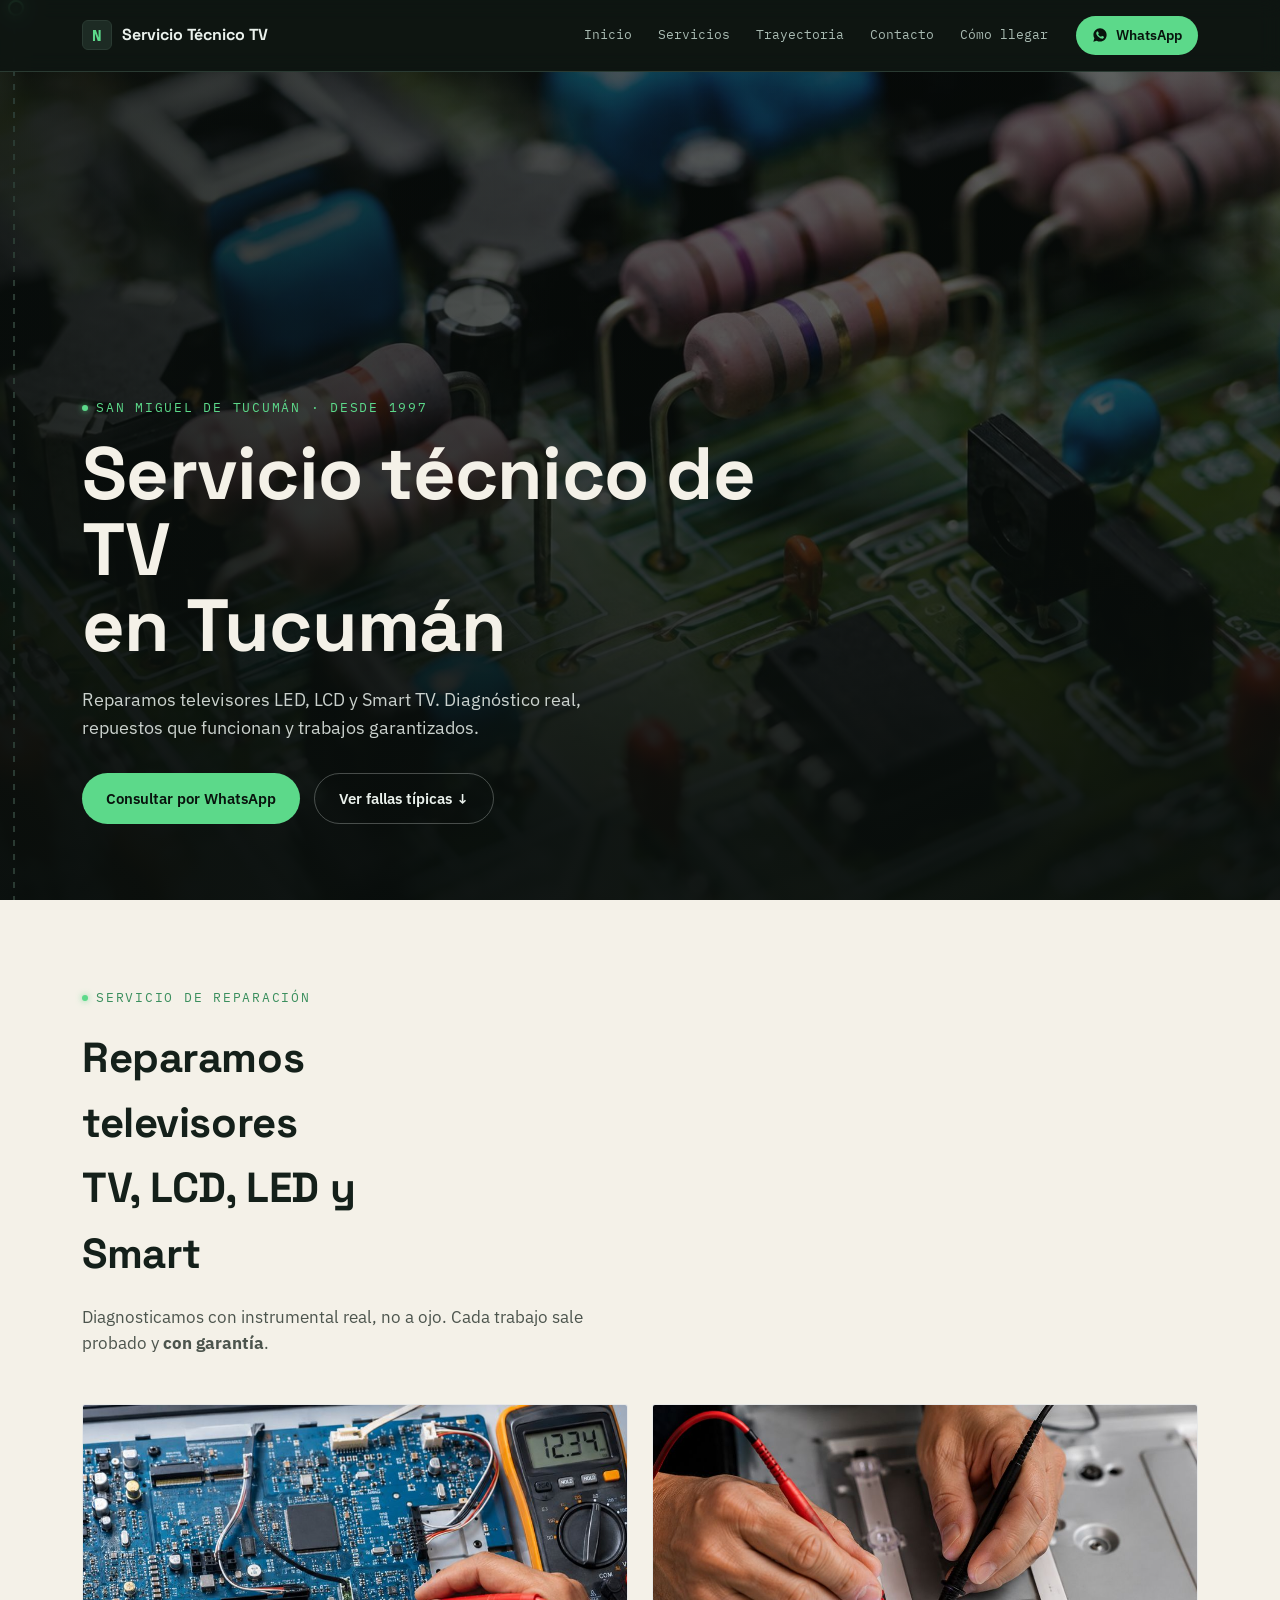
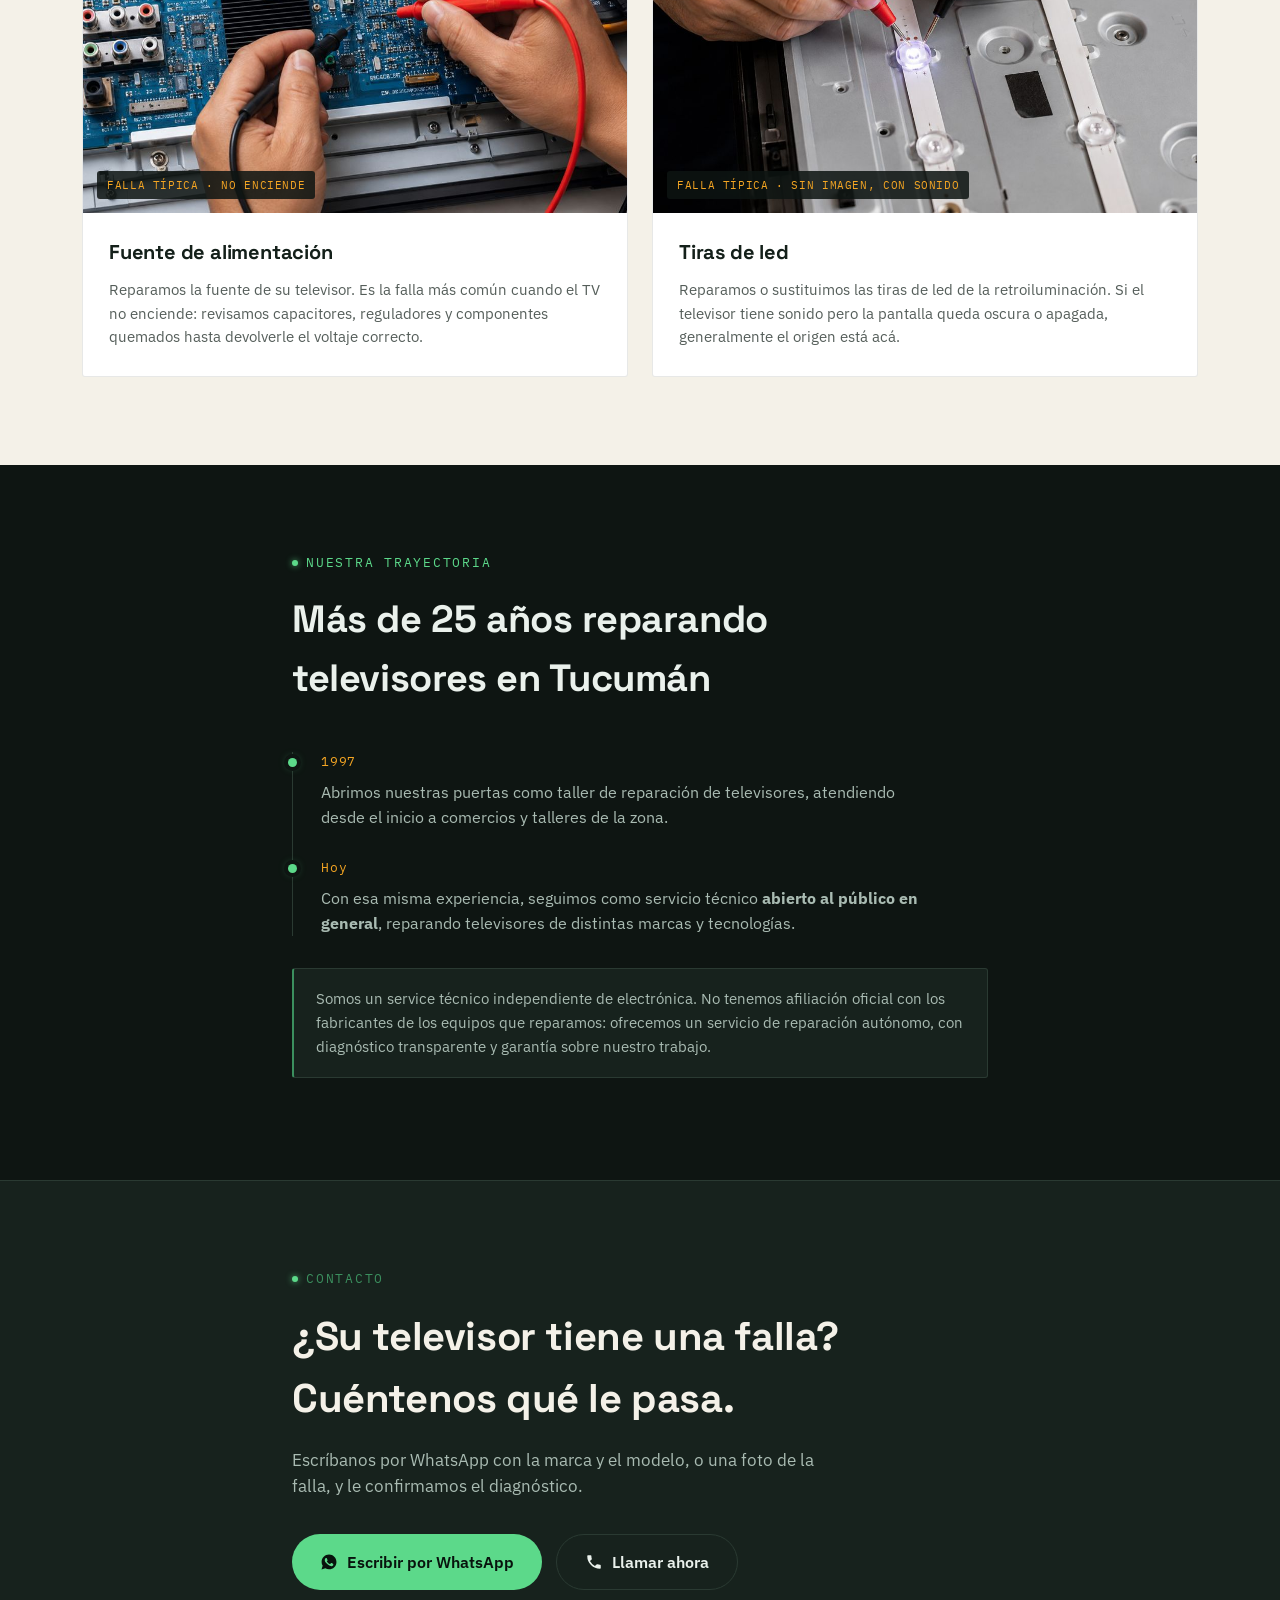
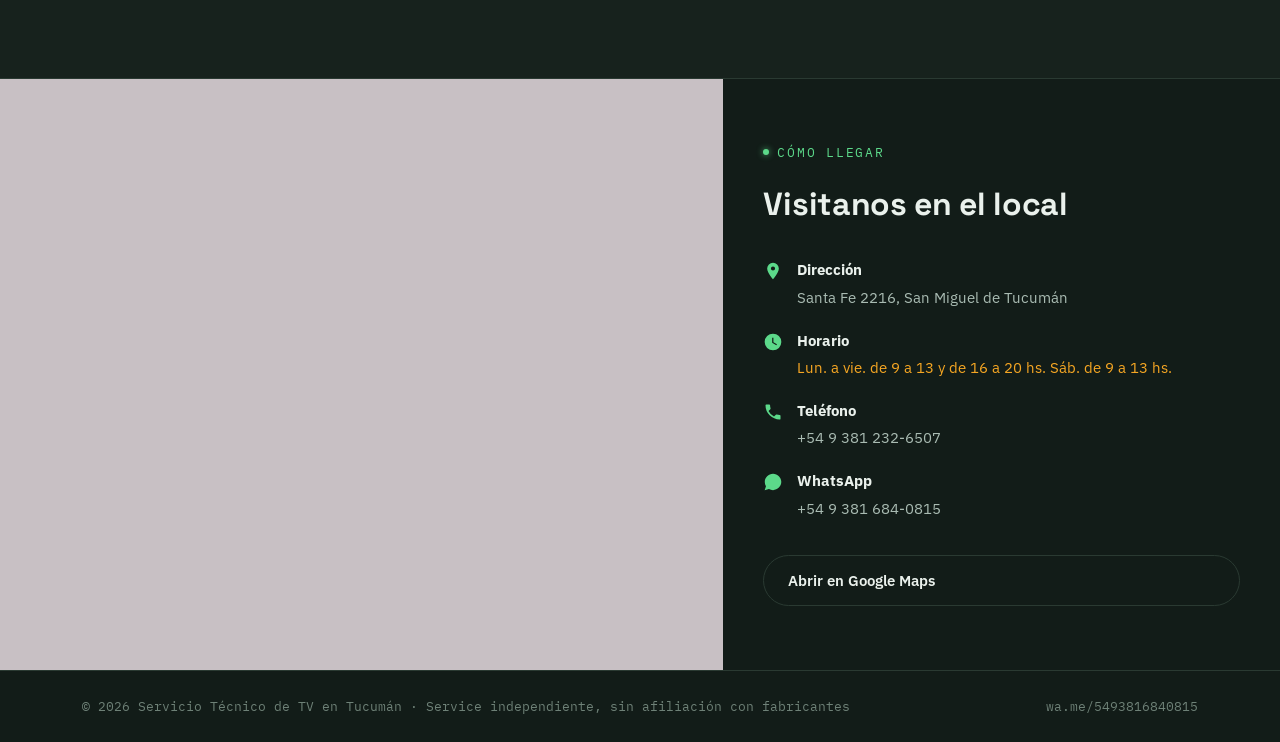
<file: index.html>
<!DOCTYPE html>
<html lang="es-AR">
<head>
<meta charset="UTF-8">
<meta name="viewport" content="width=device-width, initial-scale=1.0">
<title>Servicio Técnico de TV en Tucumán | Reparación de LED, LCD y Smart TV</title>
<meta name="description" content="Reparación de televisores LED, LCD y Smart TV en San Miguel de Tucumán. Fuentes, tiras de led, sin imagen, no enciende. Trabajos garantizados. Santa Fe 2216.">

<!-- Google Tag Manager -->
<script>(function(w,d,s,l,i){w[l]=w[l]||[];w[l].push({'gtm.start':
new Date().getTime(),event:'gtm.js'});var f=d.getElementsByTagName(s)[0],
j=d.createElement(s),dl=l!='dataLayer'?'&l='+l:'';j.async=true;j.src=
'https://www.googletagmanager.com/gtm.js?id='+i+dl;f.parentNode.insertBefore(j,f);
})(window,document,'script','dataLayer','GTM-KPNP9MBQ');</script>
<!-- End Google Tag Manager -->

<link rel="preconnect" href="https://fonts.googleapis.com">
<link rel="preconnect" href="https://fonts.gstatic.com" crossorigin>
<link href="https://fonts.googleapis.com/css2?family=Space+Grotesk:wght@500;600;700&family=IBM+Plex+Sans:wght@400;500;600&family=IBM+Plex+Mono:wght@400;500&display=swap" rel="stylesheet">
<link rel="stylesheet" href="style.css">
</head>
<body>

  <!-- Google Tag Manager (noscript) -->
<noscript><iframe src="https://www.googletagmanager.com/ns.html?id=GTM-KPNP9MBQ"
height="0" width="0" style="display:none;visibility:hidden"></iframe></noscript>
<!-- End Google Tag Manager (noscript) -->

<div class="trace-rail" aria-hidden="true"></div>

<header class="nav" id="top">
  <div class="nav__inner">
    <a href="#inicio" class="nav__brand">
      <span class="nav__brand-mark">N</span>
      <span class="nav__brand-text">Servicio Técnico&nbsp;TV</span>
    </a>
    <nav class="nav__links">
      <a href="#inicio">Inicio</a>
      <a href="#servicios">Servicios</a>
      <a href="#trayectoria">Trayectoria</a>
      <a href="#contacto">Contacto</a>
      <a href="#como-llegar">Cómo llegar</a>
    </nav>
    <a href="https://wa.me/5493816840815?text=Hola%2C%20quiero%20consultar%20por%20la%20reparaci%C3%B3n%20de%20mi%20televisor" class="nav__cta" target="_blank" rel="noopener">
      <svg viewBox="0 0 24 24" width="16" height="16" aria-hidden="true"><path fill="currentColor" d="M12.04 2C6.58 2 2.13 6.45 2.13 11.91c0 1.87.5 3.62 1.44 5.15L2 22l5.13-1.55a9.9 9.9 0 0 0 4.91 1.3h.01c5.46 0 9.9-4.45 9.9-9.91C21.96 6.45 17.5 2 12.04 2zm5.8 14.14c-.24.68-1.4 1.3-1.94 1.38-.5.08-1.12.11-1.8-.11-.42-.13-.95-.3-1.63-.6-2.87-1.24-4.75-4.13-4.9-4.32-.14-.2-1.17-1.56-1.17-2.98s.73-2.12 1-2.4c.24-.28.53-.35.7-.35.18 0 .35 0 .5.01.17.01.38-.06.6.45.24.55.8 1.9.87 2.04.07.14.11.3.02.49-.1.19-.14.3-.28.46-.14.16-.3.36-.42.48-.14.14-.29.29-.13.57.17.28.74 1.22 1.6 1.97 1.1.97 2.02 1.28 2.3 1.42.28.14.44.12.6-.07.17-.19.72-.83.91-1.12.19-.28.38-.23.63-.14.26.1 1.62.77 1.9.9.28.14.46.2.53.32.07.12.07.68-.17 1.35z"/></svg>
      WhatsApp
    </a>
  </div>
</header>

<main>

  <!-- ===== HERO / INICIO ===== -->
  <section class="hero" id="inicio">
    <div class="hero__bg">
      <img src="assets/hero-pcb.jpg" alt="Placa electrónica de un televisor" loading="eager">
      <div class="hero__scrim"></div>
      <svg class="hero__scan" viewBox="0 0 100 100" preserveAspectRatio="none" aria-hidden="true">
        <line x1="0" y1="0" x2="100" y2="0" stroke="currentColor" stroke-width="0.15"/>
      </svg>
    </div>
    <div class="hero__content">
      <p class="eyebrow"><span class="eyebrow__dot"></span>SAN MIGUEL DE TUCUMÁN · DESDE 1997</p>
      <h1>Servicio técnico de TV<br>en Tucumán</h1>
      <p class="hero__sub">Reparamos televisores LED, LCD y Smart TV. Diagnóstico real, repuestos que funcionan y trabajos garantizados.</p>
      <div class="hero__actions">
        <a href="https://wa.me/5493816840815?text=Hola%2C%20quiero%20consultar%20por%20la%20reparaci%C3%B3n%20de%20mi%20televisor" class="btn btn--primary" target="_blank" rel="noopener">Consultar por WhatsApp</a>
        <a href="#servicios" class="btn btn--ghost">Ver fallas típicas ↓</a>
      </div>
    </div>
  </section>

  <!-- ===== SERVICIOS ===== -->
  <section class="services" id="servicios">
    <div class="section__inner">
      <p class="eyebrow eyebrow--dark"><span class="eyebrow__dot"></span>SERVICIO DE REPARACIÓN</p>
      <h2>Reparamos televisores<br>TV, LCD, LED y Smart</h2>
      <p class="services__lead">Diagnosticamos con instrumental real, no a ojo. Cada trabajo sale probado y <strong>con garantía</strong>.</p>

      <div class="cards">
        <article class="card">
          <div class="card__media">
            <img src="assets/reparacion-fuente.jpg" alt="Técnico midiendo la fuente de alimentación de un televisor con multímetro" loading="lazy">
            <span class="card__tag">FALLA TÍPICA · NO ENCIENDE</span>
          </div>
          <div class="card__body">
            <h3>Fuente de alimentación</h3>
            <p>Reparamos la fuente de su televisor. Es la falla más común cuando el TV no enciende: revisamos capacitores, reguladores y componentes quemados hasta devolverle el voltaje correcto.</p>
          </div>
        </article>

        <article class="card">
          <div class="card__media">
            <img src="assets/reparacion-tira-led.jpg" alt="Técnico probando una tira de led de retroiluminación de un televisor" loading="lazy">
            <span class="card__tag">FALLA TÍPICA · SIN IMAGEN, CON SONIDO</span>
          </div>
          <div class="card__body">
            <h3>Tiras de led</h3>
            <p>Reparamos o sustituimos las tiras de led de la retroiluminación. Si el televisor tiene sonido pero la pantalla queda oscura o apagada, generalmente el origen está acá.</p>
          </div>
        </article>
      </div>
    </div>
  </section>

  <!-- ===== TRAYECTORIA ===== -->
  <section class="trajectory" id="trayectoria">
    <div class="section__inner section__inner--narrow">
      <p class="eyebrow"><span class="eyebrow__dot"></span>NUESTRA TRAYECTORIA</p>
      <h2>Más de 25 años reparando televisores en Tucumán</h2>
      <div class="timeline">
        <div class="timeline__item">
          <span class="timeline__year">1997</span>
          <p>Abrimos nuestras puertas como taller de reparación de televisores, atendiendo desde el inicio a comercios y talleres de la zona.</p>
        </div>
        <div class="timeline__item">
          <span class="timeline__year">Hoy</span>
          <p>Con esa misma experiencia, seguimos como servicio técnico <strong>abierto al público en general</strong>, reparando televisores de distintas marcas y tecnologías.</p>
        </div>
      </div>
      <p class="trajectory__disclaimer">Somos un service técnico independiente de electrónica. No tenemos afiliación oficial con los fabricantes de los equipos que reparamos: ofrecemos un servicio de reparación autónomo, con diagnóstico transparente y garantía sobre nuestro trabajo.</p>
    </div>
  </section>

  <!-- ===== CONTACTO ===== -->
  <section class="contact" id="contacto">
    <div class="section__inner section__inner--narrow contact__inner">
      <p class="eyebrow eyebrow--dark"><span class="eyebrow__dot"></span>CONTACTO</p>
      <h2>¿Su televisor tiene una falla?<br>Cuéntenos qué le pasa.</h2>
      <p class="contact__lead">Escríbanos por WhatsApp con la marca y el modelo, o una foto de la falla, y le confirmamos el diagnóstico.</p>
      <div class="contact__actions">
        <a href="https://wa.me/5493816840815?text=Hola%2C%20quiero%20consultar%20por%20la%20reparaci%C3%B3n%20de%20mi%20televisor" class="btn btn--primary btn--lg" target="_blank" rel="noopener">
          <svg viewBox="0 0 24 24" width="18" height="18" aria-hidden="true"><path fill="currentColor" d="M12.04 2C6.58 2 2.13 6.45 2.13 11.91c0 1.87.5 3.62 1.44 5.15L2 22l5.13-1.55a9.9 9.9 0 0 0 4.91 1.3h.01c5.46 0 9.9-4.45 9.9-9.91C21.96 6.45 17.5 2 12.04 2zm5.8 14.14c-.24.68-1.4 1.3-1.94 1.38-.5.08-1.12.11-1.8-.11-.42-.13-.95-.3-1.63-.6-2.87-1.24-4.75-4.13-4.9-4.32-.14-.2-1.17-1.56-1.17-2.98s.73-2.12 1-2.4c.24-.28.53-.35.7-.35.18 0 .35 0 .5.01.17.01.38-.06.6.45.24.55.8 1.9.87 2.04.07.14.11.3.02.49-.1.19-.14.3-.28.46-.14.16-.3.36-.42.48-.14.14-.29.29-.13.57.17.28.74 1.22 1.6 1.97 1.1.97 2.02 1.28 2.3 1.42.28.14.44.12.6-.07.17-.19.72-.83.91-1.12.19-.28.38-.23.63-.14.26.1 1.62.77 1.9.9.28.14.46.2.53.32.07.12.07.68-.17 1.35z"/></svg>
          Escribir por WhatsApp
        </a>
        <a href="tel:+5493812326507" class="btn btn--outline btn--lg">
          <svg viewBox="0 0 24 24" width="18" height="18" aria-hidden="true"><path fill="currentColor" d="M6.62 10.79a15.05 15.05 0 0 0 6.59 6.59l2.2-2.2a1 1 0 0 1 1.02-.24 11.36 11.36 0 0 0 3.57.57 1 1 0 0 1 1 1V20a1 1 0 0 1-1 1A17 17 0 0 1 3 4a1 1 0 0 1 1-1h3.5a1 1 0 0 1 1 1 11.36 11.36 0 0 0 .57 3.57 1 1 0 0 1-.25 1.02l-2.2 2.2z"/></svg>
          Llamar ahora
        </a>
      </div>
    </div>
  </section>

  <!-- ===== COMO LLEGAR ===== -->
  <section class="location" id="como-llegar">
    <div class="location__map">
      <iframe
        src="https://www.google.com/maps?q=Santa+Fe+2216,+San+Miguel+de+Tucum%C3%A1n,+Argentina&output=embed"
        width="100%" height="100%" style="border:0;" allowfullscreen="" loading="lazy"
        referrerpolicy="no-referrer-when-downgrade"
        title="Mapa - Santa Fe 2216, San Miguel de Tucumán">
      </iframe>
    </div>
    <div class="location__panel">
      <p class="eyebrow"><span class="eyebrow__dot"></span>CÓMO LLEGAR</p>
      <h2>Visitanos en el local</h2>
      <ul class="location__list">
        <li>
          <svg viewBox="0 0 24 24" width="20" height="20" aria-hidden="true"><path fill="currentColor" d="M12 2a7 7 0 0 0-7 7c0 5.25 7 13 7 13s7-7.75 7-13a7 7 0 0 0-7-7zm0 9.5A2.5 2.5 0 1 1 12 6.5a2.5 2.5 0 0 1 0 5z"/></svg>
          <div><strong>Dirección</strong><span>Santa Fe 2216, San Miguel de Tucumán</span></div>
        </li>
        <li>
          <svg viewBox="0 0 24 24" width="20" height="20" aria-hidden="true"><path fill="currentColor" d="M12 2a10 10 0 1 0 0 20 10 10 0 0 0 0-20zm.5 5v5.25l4.25 2.52-.75 1.23L11 13V7z"/></svg>
          <div><strong>Horario</strong><span data-editable="horario">Lun. a vie. de 9 a 13 y de 16 a 20 hs. Sáb. de 9 a 13 hs.</span></div>
        </li>
        <li>
          <svg viewBox="0 0 24 24" width="20" height="20" aria-hidden="true"><path fill="currentColor" d="M6.62 10.79a15.05 15.05 0 0 0 6.59 6.59l2.2-2.2a1 1 0 0 1 1.02-.24 11.36 11.36 0 0 0 3.57.57 1 1 0 0 1 1 1V20a1 1 0 0 1-1 1A17 17 0 0 1 3 4a1 1 0 0 1 1-1h3.5a1 1 0 0 1 1 1 11.36 11.36 0 0 0 .57 3.57 1 1 0 0 1-.25 1.02l-2.2 2.2z"/></svg>
          <div><strong>Teléfono</strong><span><a href="tel:+5493812326507">+54 9 381 232-6507</a></span></div>
        </li>
        <li>
          <svg viewBox="0 0 24 24" width="20" height="20" aria-hidden="true"><path fill="currentColor" d="M12.04 2C6.58 2 2.13 6.45 2.13 11.91c0 1.87.5 3.62 1.44 5.15L2 22l5.13-1.55a9.9 9.9 0 0 0 4.91 1.3h.01c5.46 0 9.9-4.45 9.9-9.91C21.96 6.45 17.5 2 12.04 2z"/></svg>
          <div><strong>WhatsApp</strong><span>+54 9 381 684-0815</span></div>
        </li>
      </ul>
      <a href="https://www.google.com/maps?q=Santa+Fe+2216,+San+Miguel+de+Tucum%C3%A1n,+Argentina" target="_blank" rel="noopener" class="btn btn--outline">Abrir en Google Maps</a>
    </div>
  </section>

</main>

<footer class="footer">
  <div class="section__inner footer__inner">
    <span>© <span id="year"></span> Servicio Técnico de TV en Tucumán · Service independiente, sin afiliación con fabricantes</span>
    <a href="https://wa.me/5493816840815" target="_blank" rel="noopener">wa.me/5493816840815</a>
  </div>
</footer>

<script>document.getElementById('year').textContent = new Date().getFullYear();</script>
</body>
</html>
</file>
<file: style.css>
/* =========================================================
   Servicio Técnico de TV — Tucumán
   Paleta: placa electrónica oscura + verde circuito + ámbar multímetro
   ========================================================= */

:root {
  --bg:        #0E1512;
  --bg-alt:    #121C18;
  --surface:   #17221D;
  --surface-2: #1D2B24;
  --line:      #2A3A32;

  --green:     #5CD98A;
  --green-dim: #3B8F5E;
  --amber:     #F5A623;

  --ink:       #EAF1EC;
  --ink-dim:   #A9BBB2;
  --ink-faint: #6E8177;

  --cream:     #F4F1E8;
  --cream-ink: #14201A;

  --display: 'Space Grotesk', 'IBM Plex Sans', sans-serif;
  --body:    'IBM Plex Sans', sans-serif;
  --mono:    'IBM Plex Mono', monospace;

  --radius: 3px;
  --max: 1180px;
}

* { box-sizing: border-box; }
html { scroll-behavior: smooth; }

body {
  margin: 0;
  background: var(--bg);
  color: var(--ink);
  font-family: var(--body);
  line-height: 1.55;
  -webkit-font-smoothing: antialiased;
}

img { max-width: 100%; display: block; }
a { color: inherit; text-decoration: none; }
h1, h2, h3 { font-family: var(--display); margin: 0; letter-spacing: -0.01em; }

@media (prefers-reduced-motion: reduce) {
  html { scroll-behavior: auto; }
  * { animation-duration: 0.001ms !important; animation-iteration-count: 1 !important; transition-duration: 0.001ms !important; }
}

/* ---------- signature: circuit trace rail ---------- */
.trace-rail {
  position: fixed;
  left: 0; top: 0; bottom: 0;
  width: 28px;
  z-index: 5;
  display: none;
  pointer-events: none;
}
@media (min-width: 1280px) {
  .trace-rail { display: block; }
}
.trace-rail::before {
  content: "";
  position: absolute;
  left: 13px; top: 0; bottom: 0; width: 2px;
  background: repeating-linear-gradient(
    to bottom,
    var(--line) 0px, var(--line) 6px,
    transparent 6px, transparent 14px
  );
}
.trace-rail::after {
  content: "";
  position: absolute;
  left: 8px; width: 12px; height: 12px;
  border-radius: 50%;
  border: 2px solid var(--green);
  background: var(--bg);
  box-shadow: 0 0 8px rgba(92,217,138,0.5);
  animation: trace-pulse 7s linear infinite;
}
@keyframes trace-pulse {
  0%   { top: 4%; opacity: 0; }
  6%   { opacity: 1; }
  46%  { opacity: 1; }
  50%  { top: 96%; opacity: 0; }
  100% { top: 96%; opacity: 0; }
}

/* ---------- layout helpers ---------- */
.section__inner {
  max-width: var(--max);
  margin: 0 auto;
  padding: 88px 32px;
}
.section__inner--narrow { max-width: 760px; }

.eyebrow {
  font-family: var(--mono);
  font-size: 12.5px;
  letter-spacing: 0.14em;
  color: var(--green);
  display: flex;
  align-items: center;
  gap: 8px;
  margin: 0 0 18px;
}
.eyebrow--dark { color: var(--green-dim); }
.eyebrow__dot {
  width: 6px; height: 6px; border-radius: 50%;
  background: var(--green);
  box-shadow: 0 0 6px rgba(92,217,138,0.8);
  flex: none;
}

/* ---------- nav ---------- */
.nav {
  position: sticky; top: 0; z-index: 20;
  background: rgba(14,21,18,0.86);
  backdrop-filter: blur(10px);
  border-bottom: 1px solid var(--line);
}
.nav__inner {
  max-width: var(--max);
  margin: 0 auto;
  padding: 16px 32px;
  display: flex;
  align-items: center;
  gap: 28px;
}
.nav__brand {
  display: flex; align-items: center; gap: 10px;
  font-family: var(--display); font-weight: 700;
  font-size: 16px; margin-right: auto;
}
.nav__brand-mark {
  width: 30px; height: 30px; border-radius: 6px;
  background: var(--surface-2);
  border: 1px solid var(--line);
  color: var(--green);
  display: flex; align-items: center; justify-content: center;
  font-family: var(--mono);
}
.nav__brand-text { white-space: nowrap; }
.nav__links {
  display: none;
  gap: 26px;
  font-family: var(--mono);
  font-size: 13px;
  color: var(--ink-dim);
}
.nav__links a:hover { color: var(--green); }
@media (min-width: 860px) { .nav__links { display: flex; } }

.nav__cta {
  display: flex; align-items: center; gap: 8px;
  background: var(--green);
  color: #08130D;
  font-weight: 600; font-size: 13.5px;
  padding: 9px 16px; border-radius: 999px;
  white-space: nowrap;
  transition: transform .15s ease, background .15s ease;
}
.nav__cta:hover { background: #74e6a3; transform: translateY(-1px); }

/* ---------- buttons ---------- */
.btn {
  display: inline-flex; align-items: center; gap: 9px;
  font-family: var(--body); font-weight: 600; font-size: 15px;
  padding: 13px 24px; border-radius: 999px;
  transition: transform .15s ease, background .15s ease, border-color .15s ease;
}
.btn--primary { background: var(--green); color: #08130D; }
.btn--primary:hover { background: #74e6a3; transform: translateY(-1px); }
.btn--ghost { color: var(--ink); border: 1px solid rgba(234,241,236,0.28); }
.btn--ghost:hover { border-color: var(--ink); }
.btn--outline { border: 1px solid var(--line); color: var(--ink); }
.btn--outline:hover { border-color: var(--green); color: var(--green); }
.btn--lg { padding: 15px 28px; font-size: 15.5px; }

/* ---------- hero ---------- */
.hero {
  position: relative;
  min-height: 92vh;
  display: flex;
  align-items: flex-end;
  overflow: hidden;
}
.hero__bg { position: absolute; inset: 0; }
.hero__bg img {
  width: 100%; height: 100%; object-fit: cover;
  filter: saturate(0.85) contrast(1.02);
}
.hero__scrim {
  position: absolute; inset: 0;
  background:
    linear-gradient(180deg, rgba(9,14,12,0.55) 0%, rgba(9,14,12,0.55) 30%, rgba(9,14,12,0.94) 92%),
    linear-gradient(90deg, rgba(9,14,12,0.75) 0%, rgba(9,14,12,0.25) 55%);
}
.hero__content {
  position: relative;
  max-width: var(--max);
  margin: 0 auto;
  padding: 64px 32px 76px;
  width: 100%;
}
.hero h1 {
  font-size: clamp(38px, 6.4vw, 74px);
  font-weight: 700;
  line-height: 1.03;
  color: var(--cream);
  max-width: 16ch;
}
.hero__sub {
  font-size: 17.5px;
  color: rgba(234,241,236,0.86);
  max-width: 46ch;
  margin: 22px 0 32px;
}
.hero__actions { display: flex; flex-wrap: wrap; gap: 14px; }

/* ---------- services ---------- */
.services { background: var(--cream); color: var(--cream-ink); }
.services h2 {
  font-size: clamp(28px, 4vw, 42px);
  font-weight: 700;
  max-width: 14ch;
}
.services__lead {
  font-size: 17px;
  max-width: 56ch;
  color: rgba(20,32,26,0.75);
  margin: 18px 0 48px;
}
.cards {
  display: grid;
  grid-template-columns: 1fr;
  gap: 24px;
}
@media (min-width: 760px) {
  .cards { grid-template-columns: 1fr 1fr; }
}
.card {
  background: #fff;
  border: 1px solid rgba(20,32,26,0.1);
  border-radius: var(--radius);
  overflow: hidden;
}
.card__media { position: relative; aspect-ratio: 4/3; }
.card__media img { width: 100%; height: 100%; object-fit: cover; }
.card__tag {
  position: absolute; left: 14px; bottom: 14px;
  font-family: var(--mono); font-size: 10.5px; letter-spacing: 0.06em;
  background: rgba(14,21,18,0.85); color: var(--amber);
  padding: 6px 10px; border-radius: 3px;
}
.card__body { padding: 24px 26px 28px; }
.card__body h3 { font-size: 20px; margin-bottom: 10px; }
.card__body p { margin: 0; color: rgba(20,32,26,0.72); font-size: 15px; }

/* ---------- trajectory ---------- */
.trajectory { background: var(--bg); }
.trajectory h2 {
  font-size: clamp(26px, 3.6vw, 38px);
  font-weight: 700;
  max-width: 20ch;
  margin-bottom: 44px;
}
.timeline {
  display: grid;
  gap: 28px;
  border-left: 1px solid var(--line);
  padding-left: 28px;
}
.timeline__item { position: relative; }
.timeline__item::before {
  content: "";
  position: absolute; left: -33px; top: 6px;
  width: 9px; height: 9px; border-radius: 50%;
  background: var(--green);
  box-shadow: 0 0 0 4px var(--bg), 0 0 8px rgba(92,217,138,0.6);
}
.timeline__year {
  font-family: var(--mono); font-size: 13px; color: var(--amber);
  letter-spacing: 0.06em; display: block; margin-bottom: 8px;
}
.timeline__item p { margin: 0; color: var(--ink-dim); font-size: 16px; max-width: 62ch; }

/* ---------- contact ---------- */
.contact { background: var(--surface); border-top: 1px solid var(--line); border-bottom: 1px solid var(--line); }
.contact__inner { text-align: left; }
.contact h2 {
  font-size: clamp(26px, 3.8vw, 40px);
  font-weight: 700;
  color: var(--cream);
}
.contact__lead {
  color: var(--ink-dim);
  font-size: 16.5px;
  max-width: 54ch;
  margin: 18px 0 34px;
}
.contact__actions { display: flex; flex-wrap: wrap; gap: 14px; }

/* ---------- location ---------- */
.location {
  display: grid;
  grid-template-columns: 1fr;
  min-height: 560px;
}
@media (min-width: 900px) {
  .location { grid-template-columns: 1.3fr 1fr; min-height: 480px; }
}
.location__map { min-height: 320px; background: var(--surface-2); filter: grayscale(0.25) invert(0.92) contrast(0.9); }
.location__panel {
  background: var(--bg-alt);
  padding: 64px 40px;
  display: flex; flex-direction: column; justify-content: center;
}
.location__panel h2 { font-size: clamp(24px, 3vw, 32px); margin-bottom: 30px; }
.location__list { list-style: none; margin: 0 0 34px; padding: 0; display: grid; gap: 20px; }
.location__list li { display: flex; gap: 14px; align-items: flex-start; }
.location__list svg { color: var(--green); flex: none; margin-top: 2px; }
.location__list strong { display: block; font-size: 14.5px; margin-bottom: 3px; }
.location__list span { color: var(--ink-dim); font-size: 14.5px; }
.location__list [data-editable] { color: var(--amber); }

/* ---------- trajectory disclaimer ---------- */
.trajectory__disclaimer {
  margin-top: 32px;
  padding: 18px 22px;
  border-left: 2px solid var(--green-dim);
  background: var(--surface);
  border: 1px solid var(--line);
  border-left: 2px solid var(--green-dim);
  border-radius: var(--radius);
  font-family: var(--body);
  font-size: 14.5px;
  line-height: 1.65;
  color: var(--ink-dim);
}

/* ---------- footer ---------- */
.footer { background: var(--bg-alt); border-top: 1px solid var(--line); }
.footer__inner {
  padding: 26px 32px;
  display: flex; flex-wrap: wrap; gap: 12px; justify-content: space-between;
  font-family: var(--mono); font-size: 12.5px; color: var(--ink-faint);
}
.footer__inner a:hover { color: var(--green); }
</file>
